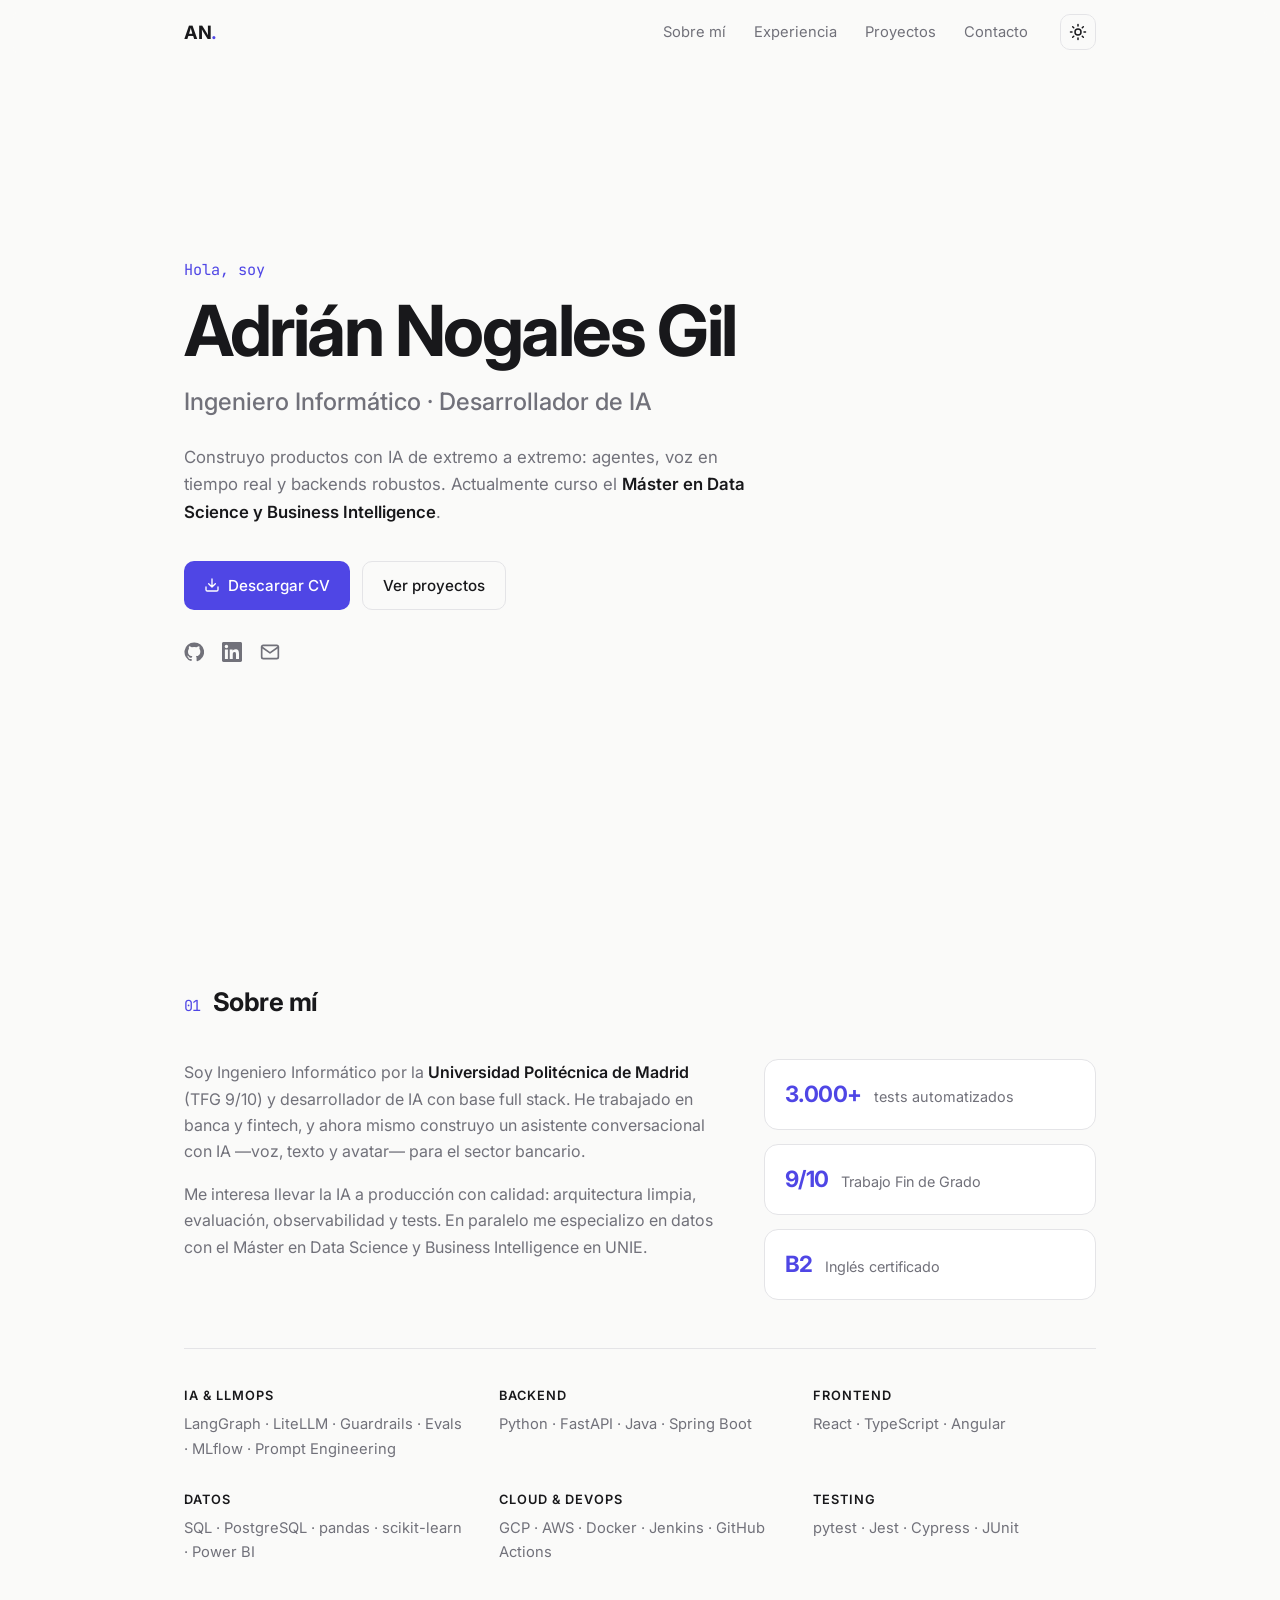
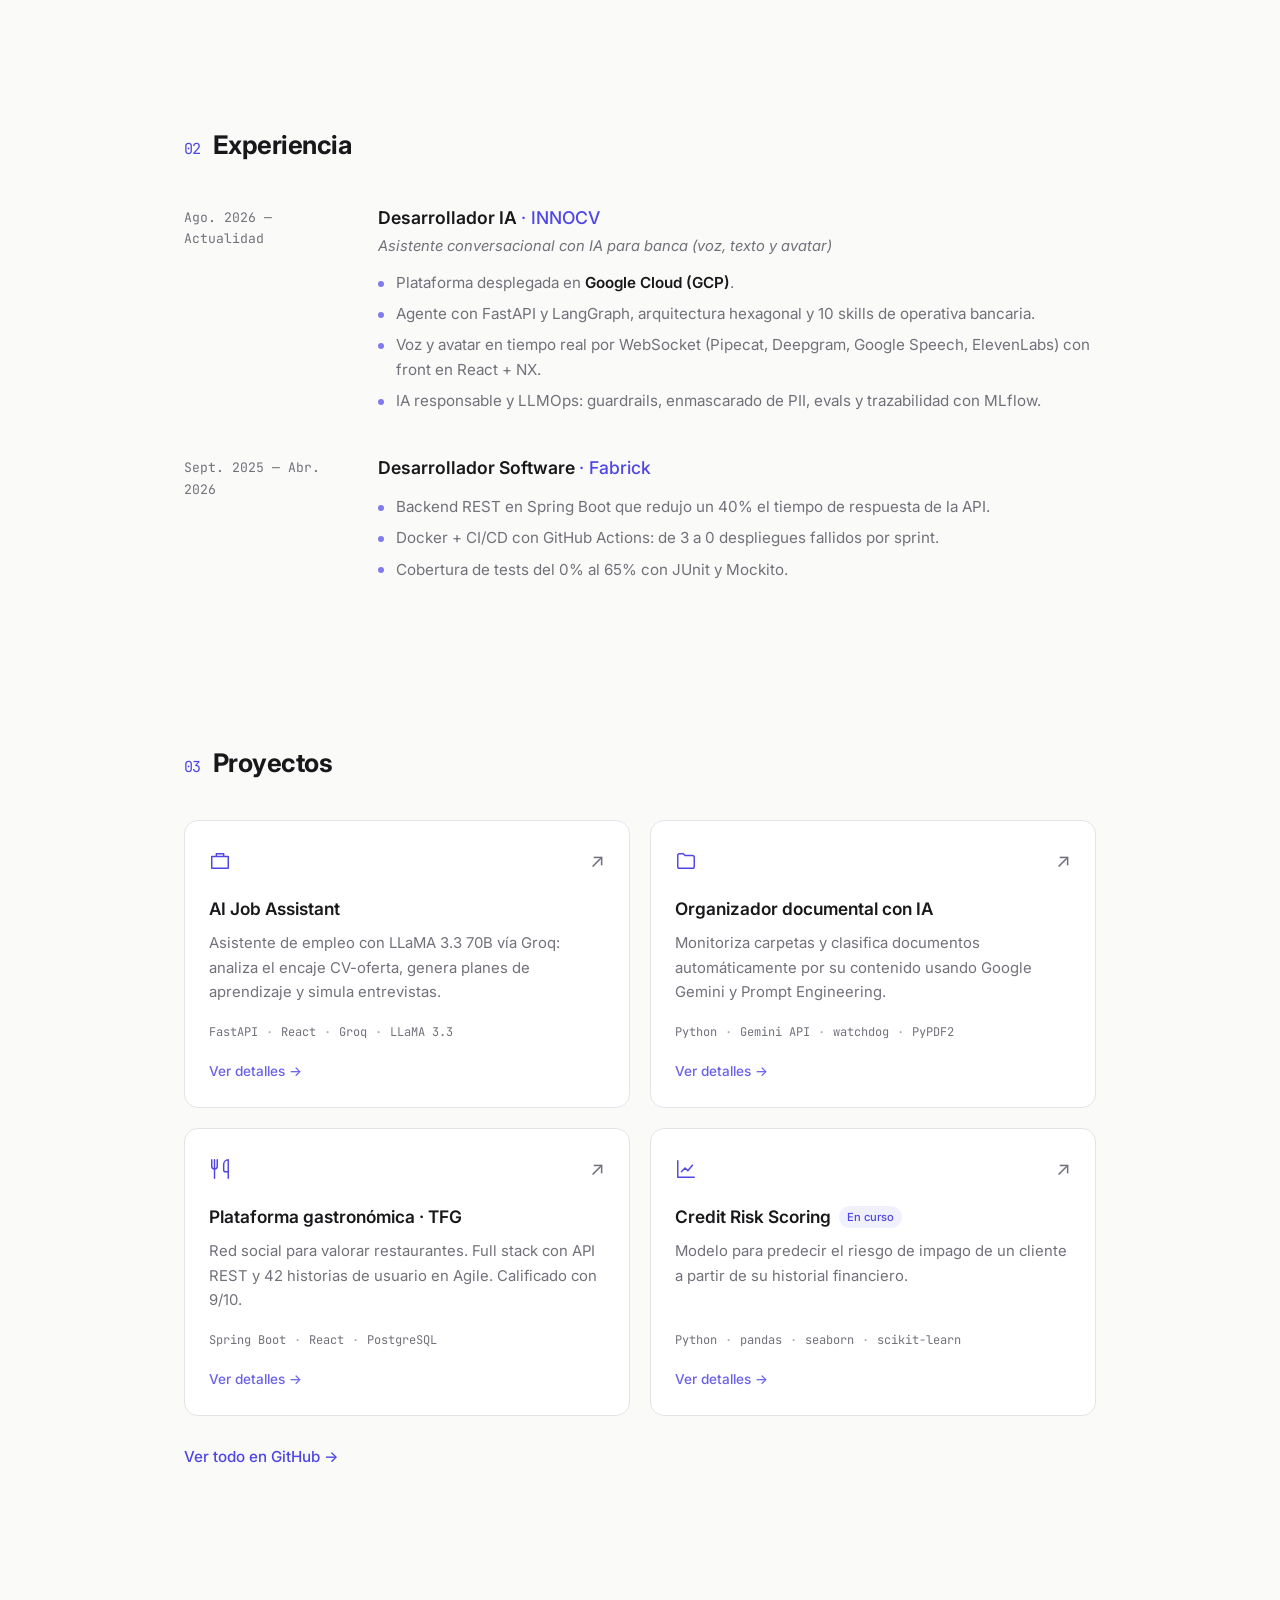
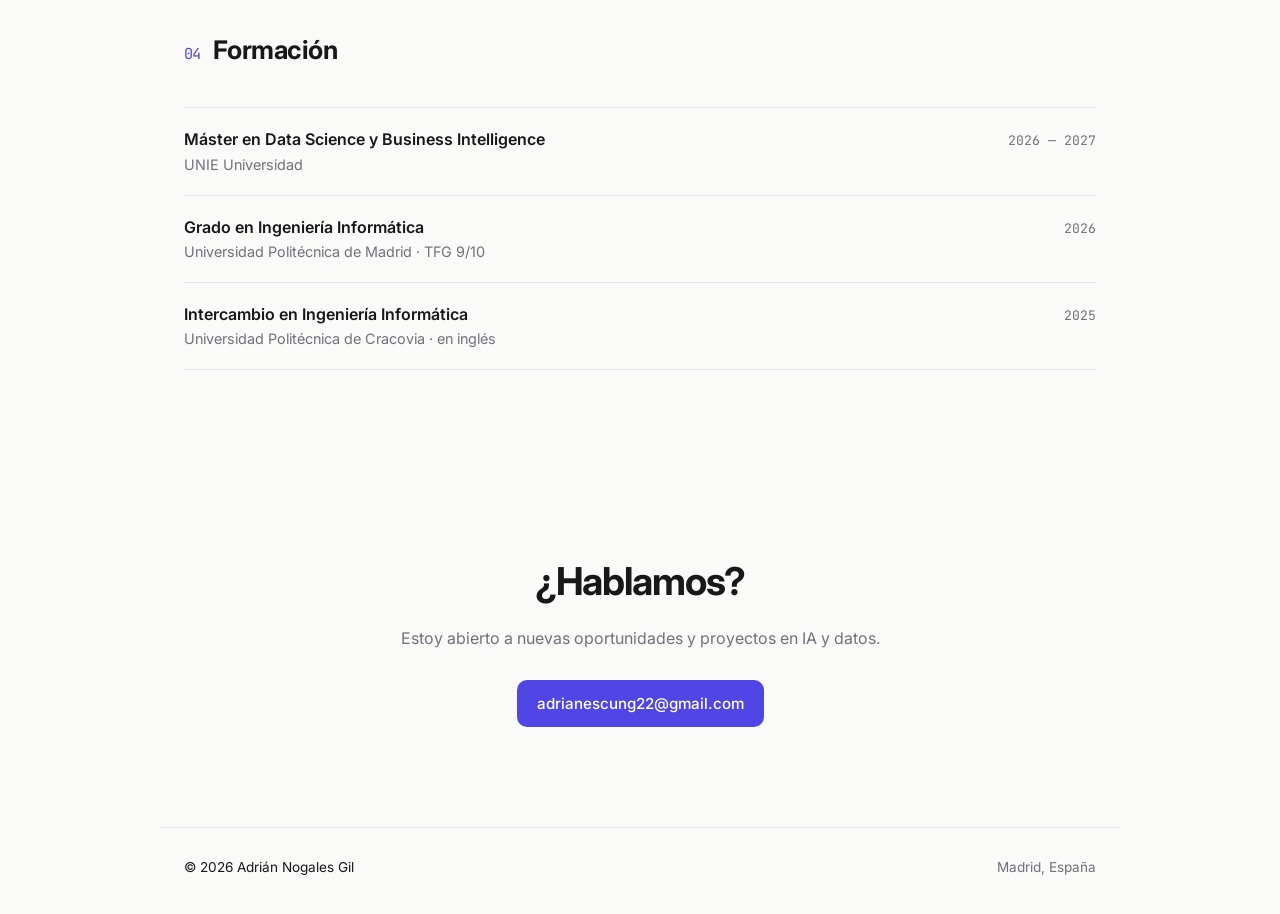
<file: index.html>
<!doctype html>
<html lang="es">
<head>
  <meta charset="utf-8">
  <meta name="viewport" content="width=device-width, initial-scale=1">
  <title>Adrián Nogales Gil · Portfolio</title>
  <meta name="description" content="Adrián Nogales Gil — Desarrollador de IA e Ingeniero Informático. Máster en Data Science y Business Intelligence.">
  <link rel="preconnect" href="https://fonts.googleapis.com">
  <link rel="preconnect" href="https://fonts.gstatic.com" crossorigin>
  <link href="https://fonts.googleapis.com/css2?family=Inter:wght@400;500;600;700&family=JetBrains+Mono:wght@400;500&display=swap" rel="stylesheet">
  <link rel="stylesheet" href="styles.css">
  <script>
    try { const t = localStorage.getItem('theme'); if (t) document.documentElement.dataset.theme = t; } catch (e) {}
  </script>
</head>
<body>

  <header class="nav">
    <div class="container nav-inner">
      <a href="#inicio" class="logo">AN<span>.</span></a>
      <nav class="nav-links">
        <a href="#sobre-mi">Sobre mí</a>
        <a href="#experiencia">Experiencia</a>
        <a href="#proyectos">Proyectos</a>
        <a href="#contacto">Contacto</a>
      </nav>
      <button class="theme-toggle" id="themeToggle" aria-label="Cambiar tema">
        <svg class="icon-sun" viewBox="0 0 24 24" width="18" height="18" fill="none" stroke="currentColor" stroke-width="2" stroke-linecap="round"><circle cx="12" cy="12" r="4"/><path d="M12 2v2M12 20v2M4.9 4.9l1.4 1.4M17.7 17.7l1.4 1.4M2 12h2M20 12h2M4.9 19.1l1.4-1.4M17.7 6.3l1.4-1.4"/></svg>
        <svg class="icon-moon" viewBox="0 0 24 24" width="18" height="18" fill="none" stroke="currentColor" stroke-width="2" stroke-linecap="round" stroke-linejoin="round"><path d="M21 12.8A9 9 0 1 1 11.2 3a7 7 0 0 0 9.8 9.8z"/></svg>
      </button>
    </div>
  </header>

  <main>
    <!-- HERO -->
    <section id="inicio" class="hero container">
      <p class="eyebrow">Hola, soy</p>
      <h1>Adrián Nogales Gil</h1>
      <p class="role">Ingeniero Informático · Desarrollador de IA</p>
      <p class="lead">
        Construyo productos con IA de extremo a extremo: agentes, voz en tiempo real y backends robustos.
        Actualmente curso el <strong>Máster en Data Science y Business Intelligence</strong>.
      </p>
      <div class="hero-actions">
        <a class="btn btn-primary" href="assets/CV_AdrianNogales.pdf" target="_blank" rel="noopener">
          <svg viewBox="0 0 24 24" width="16" height="16" fill="none" stroke="currentColor" stroke-width="2" stroke-linecap="round" stroke-linejoin="round"><path d="M21 15v4a2 2 0 0 1-2 2H5a2 2 0 0 1-2-2v-4M7 10l5 5 5-5M12 15V3"/></svg>
          Descargar CV
        </a>
        <a class="btn btn-ghost" href="#proyectos">Ver proyectos</a>
      </div>
      <div class="socials">
        <a href="https://github.com/adriannogy" target="_blank" rel="noopener" aria-label="GitHub">
          <svg viewBox="0 0 24 24" width="20" height="20" fill="currentColor"><path d="M12 .5a11.5 11.5 0 0 0-3.6 22.4c.6.1.8-.3.8-.6v-2c-3.2.7-3.9-1.5-3.9-1.5-.5-1.3-1.3-1.7-1.3-1.7-1-.7.1-.7.1-.7 1.2.1 1.8 1.2 1.8 1.2 1 1.8 2.8 1.3 3.5 1 .1-.8.4-1.3.7-1.6-2.6-.3-5.3-1.3-5.3-5.7 0-1.3.5-2.3 1.2-3.1-.1-.3-.5-1.5.1-3.1 0 0 1-.3 3.2 1.2a11 11 0 0 1 5.8 0c2.2-1.5 3.2-1.2 3.2-1.2.6 1.6.2 2.8.1 3.1.8.8 1.2 1.9 1.2 3.1 0 4.4-2.7 5.4-5.3 5.7.4.4.8 1.1.8 2.2v3.2c0 .3.2.7.8.6A11.5 11.5 0 0 0 12 .5z"/></svg>
        </a>
        <a href="https://www.linkedin.com/in/adri%C3%A1n-nogales-gil-546486277" target="_blank" rel="noopener" aria-label="LinkedIn">
          <svg viewBox="0 0 24 24" width="20" height="20" fill="currentColor"><path d="M20.4 20.5h-3.6v-5.6c0-1.3 0-3-1.8-3s-2.1 1.4-2.1 2.9v5.7H9.3V9h3.4v1.6c.5-.9 1.6-1.8 3.4-1.8 3.6 0 4.3 2.4 4.3 5.5v6.2zM5.3 7.4a2.1 2.1 0 1 1 0-4.2 2.1 2.1 0 0 1 0 4.2zM7.1 20.5H3.5V9h3.6v11.5zM22.2 0H1.8C.8 0 0 .8 0 1.7v20.6c0 .9.8 1.7 1.8 1.7h20.4c1 0 1.8-.8 1.8-1.7V1.7C24 .8 23.2 0 22.2 0z"/></svg>
        </a>
        <a href="mailto:adrianescung22@gmail.com" aria-label="Email">
          <svg viewBox="0 0 24 24" width="20" height="20" fill="none" stroke="currentColor" stroke-width="2" stroke-linecap="round" stroke-linejoin="round"><rect x="2" y="4" width="20" height="16" rx="2"/><path d="m22 6-10 7L2 6"/></svg>
        </a>
      </div>
    </section>

    <!-- SOBRE MÍ -->
    <section id="sobre-mi" class="section container reveal">
      <h2 class="section-title"><span>01</span> Sobre mí</h2>
      <div class="about">
        <div class="about-text">
          <p>
            Soy Ingeniero Informático por la <strong>Universidad Politécnica de Madrid</strong> (TFG 9/10) y desarrollador
            de IA con base full stack. He trabajado en banca y fintech, y ahora mismo construyo un asistente
            conversacional con IA —voz, texto y avatar— para el sector bancario.
          </p>
          <p>
            Me interesa llevar la IA a producción con calidad: arquitectura limpia, evaluación, observabilidad
            y tests. En paralelo me especializo en datos con el Máster en Data Science y Business Intelligence en UNIE.
          </p>
        </div>
        <ul class="facts">
          <li><span class="fact-num">3.000+</span><span class="fact-label">tests automatizados</span></li>
          <li><span class="fact-num">9/10</span><span class="fact-label">Trabajo Fin de Grado</span></li>
          <li><span class="fact-num">B2</span><span class="fact-label">Inglés certificado</span></li>
        </ul>
      </div>

      <div class="stack">
        <div class="stack-group"><h3>IA &amp; LLMOps</h3><p>LangGraph · LiteLLM · Guardrails · Evals · MLflow · Prompt Engineering</p></div>
        <div class="stack-group"><h3>Backend</h3><p>Python · FastAPI · Java · Spring Boot</p></div>
        <div class="stack-group"><h3>Frontend</h3><p>React · TypeScript · Angular</p></div>
        <div class="stack-group"><h3>Datos</h3><p>SQL · PostgreSQL · pandas · scikit-learn · Power BI</p></div>
        <div class="stack-group"><h3>Cloud &amp; DevOps</h3><p>GCP · AWS · Docker · Jenkins · GitHub Actions</p></div>
        <div class="stack-group"><h3>Testing</h3><p>pytest · Jest · Cypress · JUnit</p></div>
      </div>
    </section>

    <!-- EXPERIENCIA -->
    <section id="experiencia" class="section container reveal">
      <h2 class="section-title"><span>02</span> Experiencia</h2>
      <ol class="timeline">
        <li>
          <div class="tl-meta">Ago. 2026 — Actualidad</div>
          <div class="tl-body">
            <h3>Desarrollador IA <span class="at">· INNOCV</span></h3>
            <p class="tl-sub">Asistente conversacional con IA para banca (voz, texto y avatar)</p>
            <ul>
              <li>Plataforma desplegada en <strong>Google Cloud (GCP)</strong>.</li>
              <li>Agente con FastAPI y LangGraph, arquitectura hexagonal y 10 skills de operativa bancaria.</li>
              <li>Voz y avatar en tiempo real por WebSocket (Pipecat, Deepgram, Google Speech, ElevenLabs) con front en React + NX.</li>
              <li>IA responsable y LLMOps: guardrails, enmascarado de PII, evals y trazabilidad con MLflow.</li>
            </ul>
          </div>
        </li>
        <li>
          <div class="tl-meta">Sept. 2025 — Abr. 2026</div>
          <div class="tl-body">
            <h3>Desarrollador Software <span class="at">· Fabrick</span></h3>
            <ul>
              <li>Backend REST en Spring Boot que redujo un 40% el tiempo de respuesta de la API.</li>
              <li>Docker + CI/CD con GitHub Actions: de 3 a 0 despliegues fallidos por sprint.</li>
              <li>Cobertura de tests del 0% al 65% con JUnit y Mockito.</li>
            </ul>
          </div>
        </li>
      </ol>
    </section>

    <!-- PROYECTOS -->
    <section id="proyectos" class="section container reveal">
      <h2 class="section-title"><span>03</span> Proyectos</h2>
      <div class="projects">
        <article class="card" tabindex="0" role="button" aria-haspopup="dialog">
          <div class="card-top">
            <svg viewBox="0 0 24 24" width="22" height="22" fill="none" stroke="currentColor" stroke-width="1.6" stroke-linecap="round" stroke-linejoin="round"><path d="M3 7h18v13H3zM8 7V4h8v3"/></svg>
            <a href="https://github.com/adriannogy/ai-job-assistant" target="_blank" rel="noopener" aria-label="Repositorio">↗</a>
          </div>
          <h3>AI Job Assistant</h3>
          <p>Asistente de empleo con LLaMA 3.3 70B vía Groq: analiza el encaje CV-oferta, genera planes de aprendizaje y simula entrevistas.</p>
          <ul class="tags"><li>FastAPI</li><li>React</li><li>Groq</li><li>LLaMA 3.3</li></ul>
          <span class="card-more">Ver detalles →</span>
          <div class="details" hidden>
            <h4>Qué es</h4>
            <p>Una aplicación web que compara tu CV con una oferta de trabajo concreta. Te dice cuánto encajas, qué te falta para el puesto y te ayuda a preparar la entrevista con un chat que conoce tu perfil y la oferta.</p>
            <h4>Cómo funciona</h4>
            <ol class="steps">
              <li><strong>Entrada.</strong> El usuario sube su CV en PDF (o pega el texto) y la oferta. El backend en FastAPI extrae el texto del PDF con pdfplumber.</li>
              <li><strong>Análisis.</strong> Un prompt de sistema convierte al modelo LLaMA 3.3 70B (vía Groq) en un reclutador técnico que devuelve un JSON estructurado: puntuación de compatibilidad 0-100, skills que coinciden, skills que faltan, puntos fuertes y débiles.</li>
              <li><strong>Plan de aprendizaje.</strong> Con las skills que faltan, una segunda llamada genera un plan por skill con prioridad, semanas estimadas y recursos (cursos, libros y un proyecto práctico).</li>
              <li><strong>Dashboard.</strong> El frontend en React + Vite muestra la puntuación, las skills y el plan.</li>
              <li><strong>Chat de entrevista.</strong> Un chat con el CV y la oferta como contexto que mantiene el historial y permite pedir preguntas probables o una simulación de entrevista.</li>
            </ol>
          </div>
        </article>

        <article class="card" tabindex="0" role="button" aria-haspopup="dialog">
          <div class="card-top">
            <svg viewBox="0 0 24 24" width="22" height="22" fill="none" stroke="currentColor" stroke-width="1.6" stroke-linecap="round" stroke-linejoin="round"><path d="M3 6a2 2 0 0 1 2-2h4l2 2h8a2 2 0 0 1 2 2v10a2 2 0 0 1-2 2H5a2 2 0 0 1-2-2z"/></svg>
            <a href="https://github.com/adriannogy/Proyecto_Organizador" target="_blank" rel="noopener" aria-label="Repositorio">↗</a>
          </div>
          <h3>Organizador documental con IA</h3>
          <p>Monitoriza carpetas y clasifica documentos automáticamente por su contenido usando Google Gemini y Prompt Engineering.</p>
          <ul class="tags"><li>Python</li><li>Gemini API</li><li>watchdog</li><li>PyPDF2</li></ul>
          <span class="card-more">Ver detalles →</span>
          <div class="details" hidden>
            <h4>Qué es</h4>
            <p>Un script que vigila una carpeta "bandeja de entrada" y, cada vez que entra un documento, lo lee, decide de qué trata con IA y lo mueve a su carpeta. Sustituye por completo la clasificación manual de archivos.</p>
            <h4>Cómo funciona</h4>
            <ol class="steps">
              <li><strong>Vigilancia.</strong> Con <code>watchdog</code>, un observador escucha los eventos del sistema de archivos y reacciona cuando se crea un <code>.txt</code> o un <code>.pdf</code> en la bandeja.</li>
              <li><strong>Lectura.</strong> Espera a que el archivo termine de copiarse y extrae su texto. En los PDF lee solo las dos primeras páginas con PyPDF2 para ir rápido.</li>
              <li><strong>Clasificación.</strong> Envía el texto a Google Gemini con un prompt que obliga a responder con una sola categoría: Facturas, Apuntes o Personal.</li>
              <li><strong>Organización.</strong> Mueve el archivo a la carpeta de esa categoría, que se crea automáticamente si no existe.</li>
            </ol>
          </div>
        </article>

        <article class="card" tabindex="0" role="button" aria-haspopup="dialog">
          <div class="card-top">
            <svg viewBox="0 0 24 24" width="22" height="22" fill="none" stroke="currentColor" stroke-width="1.6" stroke-linecap="round" stroke-linejoin="round"><path d="M3 2v7a3 3 0 0 0 6 0V2M6 2v20M21 15V2a5 5 0 0 0-5 5v6a2 2 0 0 0 2 2h3zm0 0v7"/></svg>
            <a href="https://github.com/adriannogy/TFG" target="_blank" rel="noopener" aria-label="Repositorio">↗</a>
          </div>
          <h3>Plataforma gastronómica · TFG</h3>
          <p>Red social para valorar restaurantes. Full stack con API REST y 42 historias de usuario en Agile. Calificado con 9/10.</p>
          <ul class="tags"><li>Spring Boot</li><li>React</li><li>PostgreSQL</li></ul>
          <span class="card-more">Ver detalles →</span>
          <div class="details" hidden>
            <h4>Qué es</h4>
            <p>Mi Trabajo Fin de Grado (9/10): una red social para descubrir y valorar restaurantes. Los usuarios puntúan, suben fotos, guardan favoritos y siguen a otros usuarios para ver sus recomendaciones. Se desarrolló en Agile con un backlog de 42 historias de usuario.</p>
            <h4>Cómo funciona</h4>
            <ol class="steps">
              <li><strong>API REST en capas.</strong> Spring Boot con controladores, servicios y repositorios para usuarios, restaurantes, valoraciones, favoritos y relaciones entre usuarios, persistida en PostgreSQL con Spring Data JPA.</li>
              <li><strong>Seguridad.</strong> Spring Security con autenticación por JWT. Todos los endpoints requieren un token, y hay registro, cambio y recuperación de contraseña por email.</li>
              <li><strong>Datos reales de restaurantes.</strong> Con clientes Feign se consulta OpenStreetMap (Nominatim para geocodificar y Overpass para buscar locales) y se importan restaurantes reales de una zona.</li>
              <li><strong>Robustez.</strong> Caché, circuit breaker con Resilience4j, validaciones, gestión centralizada de errores, paginación y logs.</li>
              <li><strong>Calidad.</strong> Documentación con Swagger/OpenAPI, tests de controladores y servicios, fotos almacenadas en Cloudinary y frontend en React.</li>
            </ol>
          </div>
        </article>

        <article class="card" tabindex="0" role="button" aria-haspopup="dialog">
          <div class="card-top">
            <svg viewBox="0 0 24 24" width="22" height="22" fill="none" stroke="currentColor" stroke-width="1.6" stroke-linecap="round" stroke-linejoin="round"><path d="M3 3v18h18M7 15l4-4 3 3 5-6"/></svg>
            <a href="https://github.com/adriannogy/credit-risk-scoring" target="_blank" rel="noopener" aria-label="Repositorio">↗</a>
          </div>
          <h3>Credit Risk Scoring <span class="badge">En curso</span></h3>
          <p>Modelo para predecir el riesgo de impago de un cliente a partir de su historial financiero.</p>
          <ul class="tags"><li>Python</li><li>pandas</li><li>seaborn</li><li>scikit-learn</li></ul>
          <span class="card-more">Ver detalles →</span>
          <div class="details" hidden>
            <h4>Qué es</h4>
            <p>Un proyecto de scoring crediticio sobre el dataset <em>Give Me Some Credit</em>. El objetivo es estimar la probabilidad de que un cliente tenga un impago grave (más de 90 días de retraso) en los próximos dos años, como hacen los bancos al conceder un crédito.</p>
            <h4>Cómo funciona</h4>
            <ol class="steps">
              <li><strong>Análisis exploratorio (hecho).</strong> Distribución del objetivo (alrededor de un 6-7% de impagos, un desbalanceo moderado), valores ausentes en ingresos y número de dependientes, y detección de outliers y valores imposibles.</li>
              <li><strong>Análisis bivariante y correlaciones.</strong> Compara cada variable entre clientes que impagan y los que no, y revisa la multicolinealidad.</li>
              <li><strong>Control de target leakage.</strong> Busca variables sospechosas antes de modelar y deja la imputación dentro del pipeline para no mezclar los datos de entrenamiento con los de test.</li>
              <li><strong>Próximos pasos.</strong> Feature engineering, modelos de clasificación con pesos por clase y evaluación del scoring.</li>
            </ol>
          </div>
        </article>
      </div>
      <a class="more" href="https://github.com/adriannogy?tab=repositories" target="_blank" rel="noopener">Ver todo en GitHub →</a>
    </section>

    <!-- FORMACIÓN -->
    <section id="formacion" class="section container reveal">
      <h2 class="section-title"><span>04</span> Formación</h2>
      <ul class="edu">
        <li><div><h3>Máster en Data Science y Business Intelligence</h3><p>UNIE Universidad</p></div><span>2026 — 2027</span></li>
        <li><div><h3>Grado en Ingeniería Informática</h3><p>Universidad Politécnica de Madrid · TFG 9/10</p></div><span>2026</span></li>
        <li><div><h3>Intercambio en Ingeniería Informática</h3><p>Universidad Politécnica de Cracovia · en inglés</p></div><span>2025</span></li>
      </ul>
    </section>

    <!-- CONTACTO -->
    <section id="contacto" class="section container contact reveal">
      <h2>¿Hablamos?</h2>
      <p>Estoy abierto a nuevas oportunidades y proyectos en IA y datos.</p>
      <a class="btn btn-primary" href="mailto:adrianescung22@gmail.com">adrianescung22@gmail.com</a>
    </section>
  </main>

  <footer class="footer container">
    <p>© <span id="year"></span> Adrián Nogales Gil</p>
    <p class="muted">Madrid, España</p>
  </footer>

  <dialog class="modal" id="projectModal" aria-labelledby="modalTitle">
    <div class="modal-inner">
      <button class="modal-close" id="modalClose" aria-label="Cerrar">&times;</button>
      <h3 id="modalTitle"></h3>
      <ul class="tags" id="modalTags"></ul>
      <div class="modal-body" id="modalBody"></div>
      <a class="btn btn-primary" id="modalRepo" target="_blank" rel="noopener">Ver código en GitHub ↗</a>
    </div>
  </dialog>

  <script src="script.js"></script>
</body>
</html>
</file>
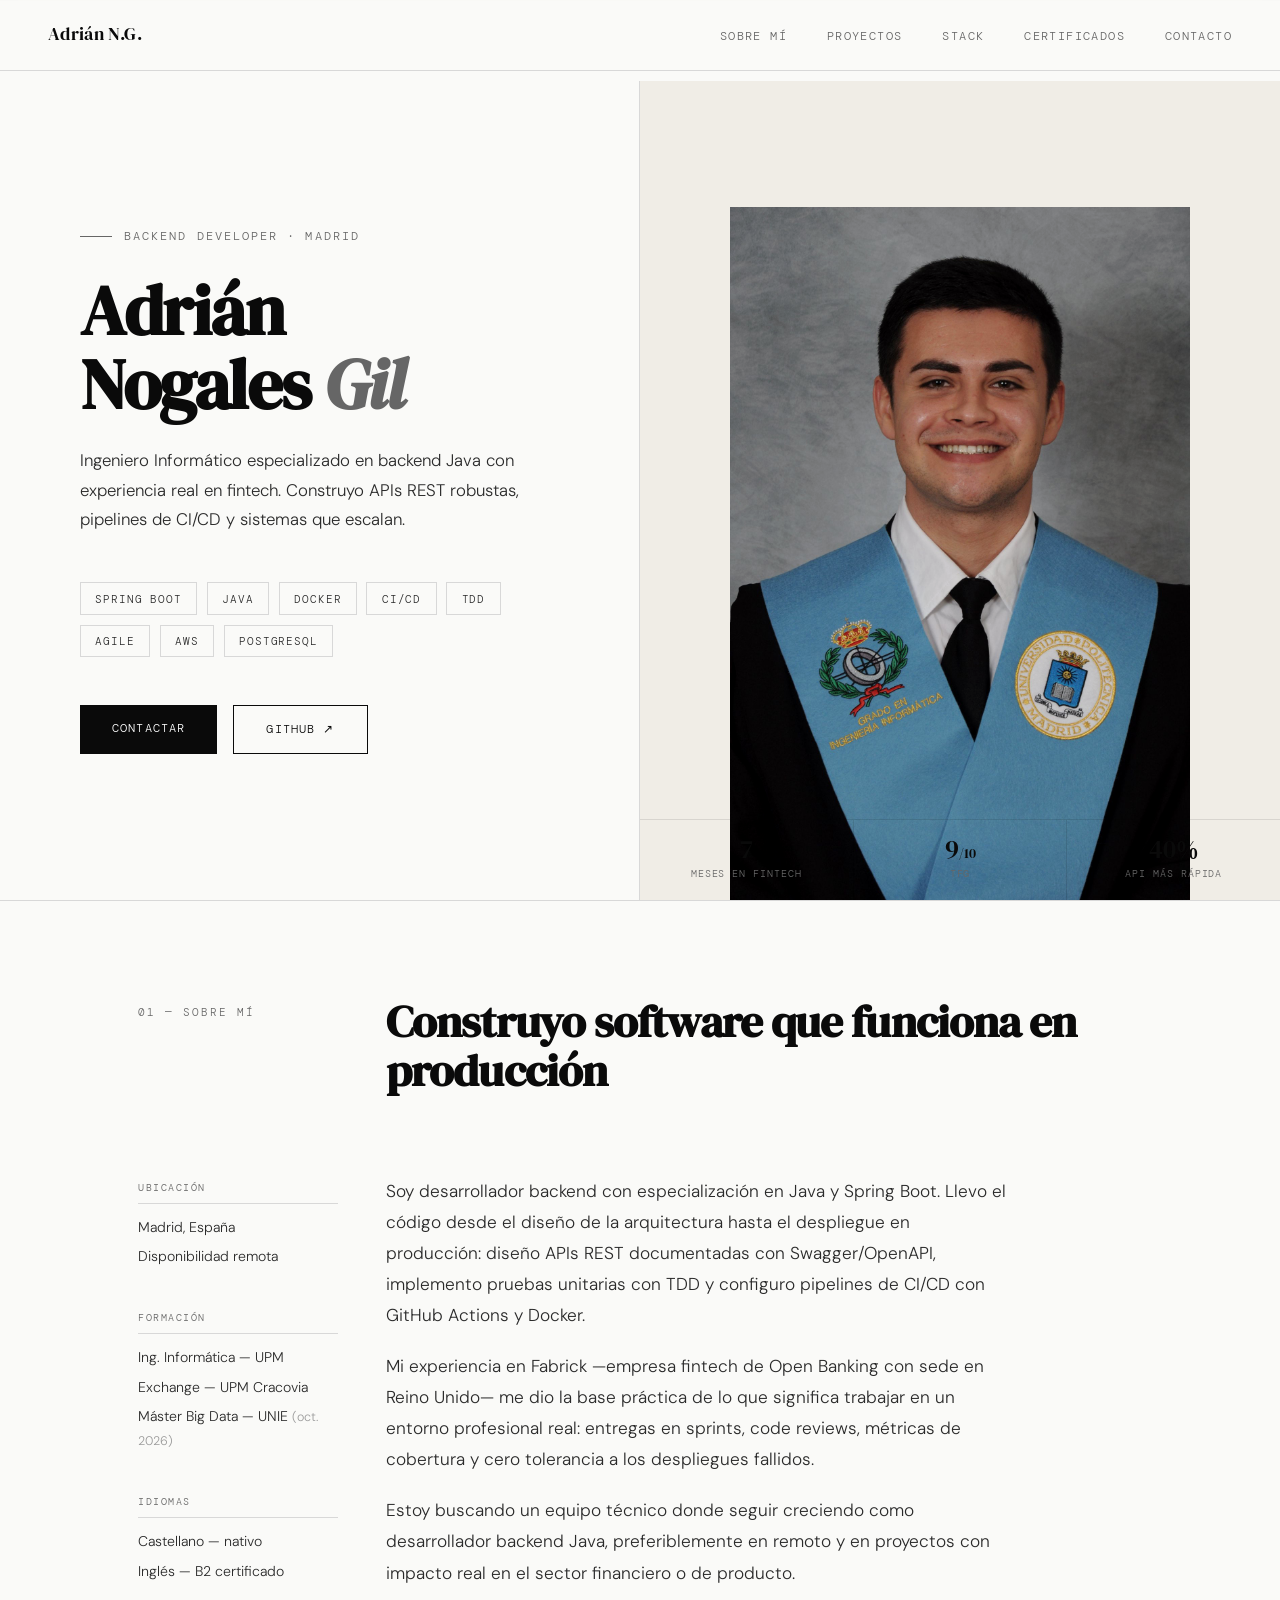
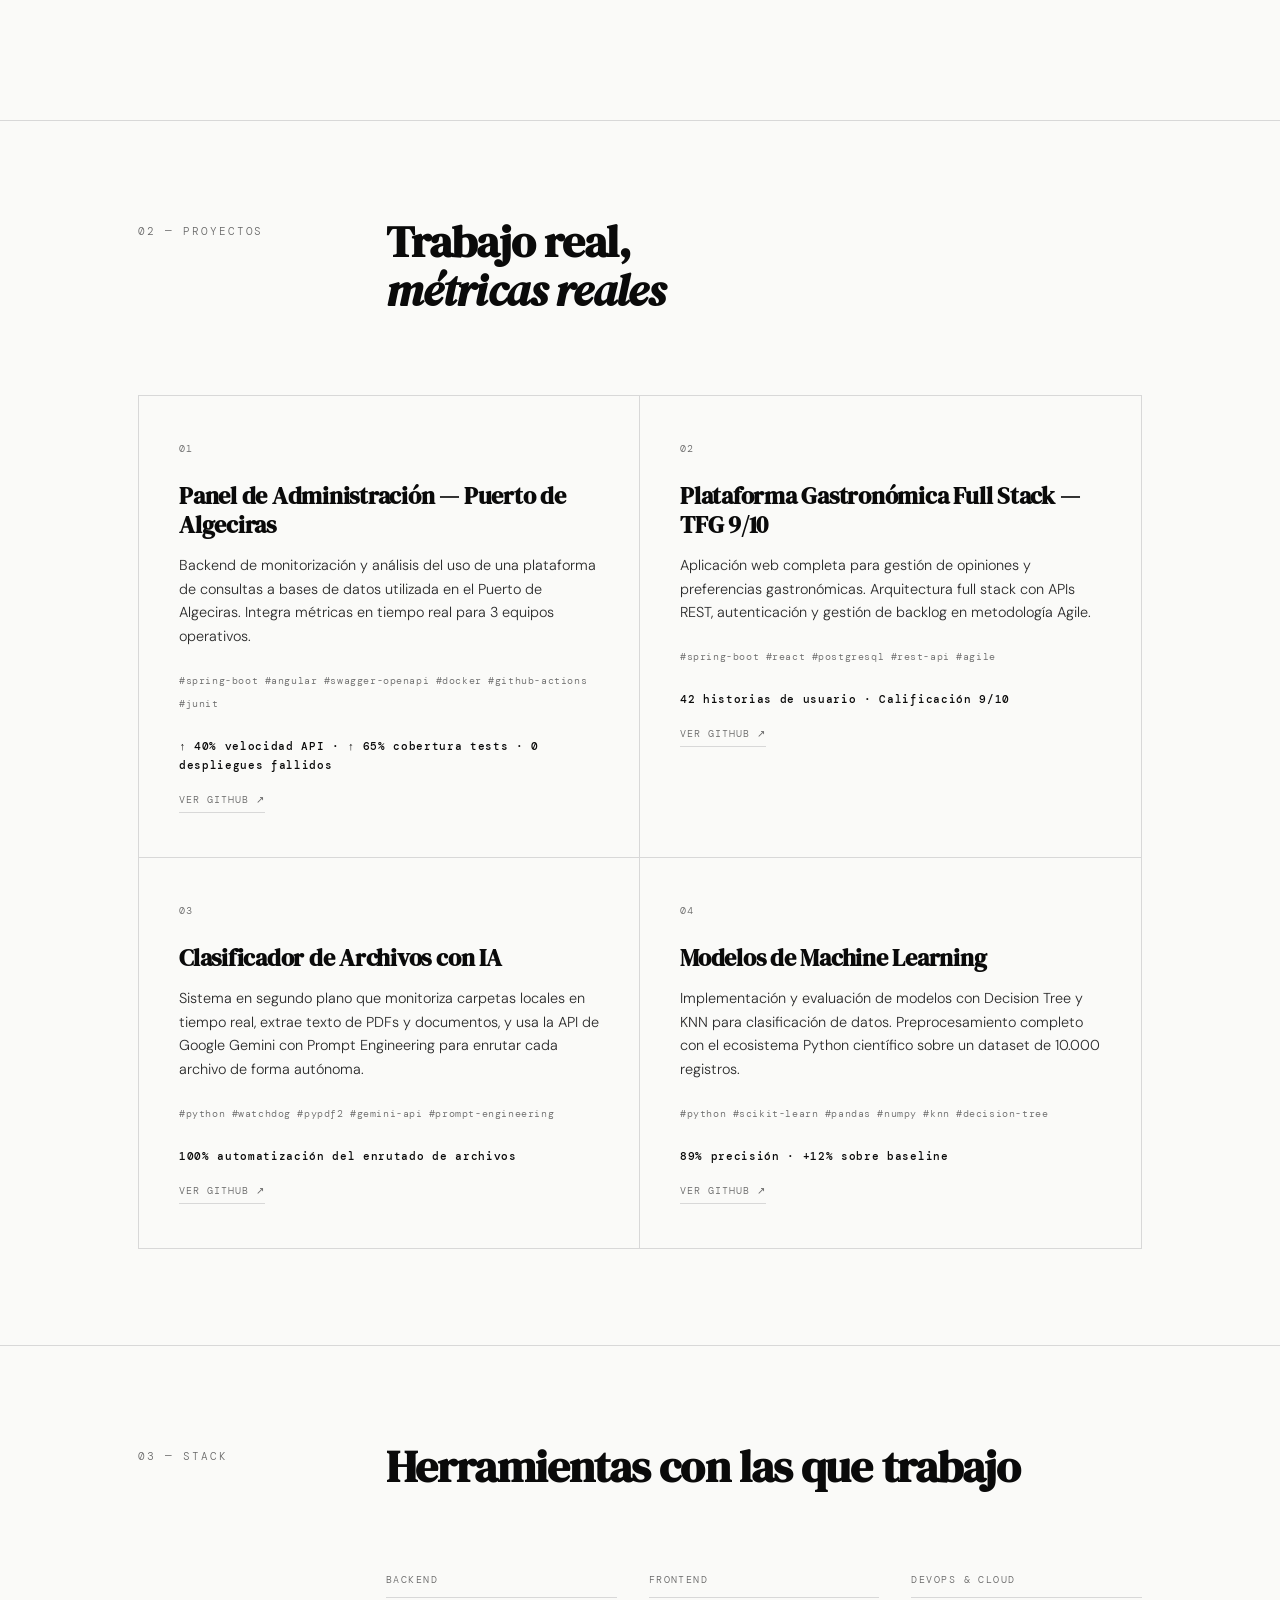
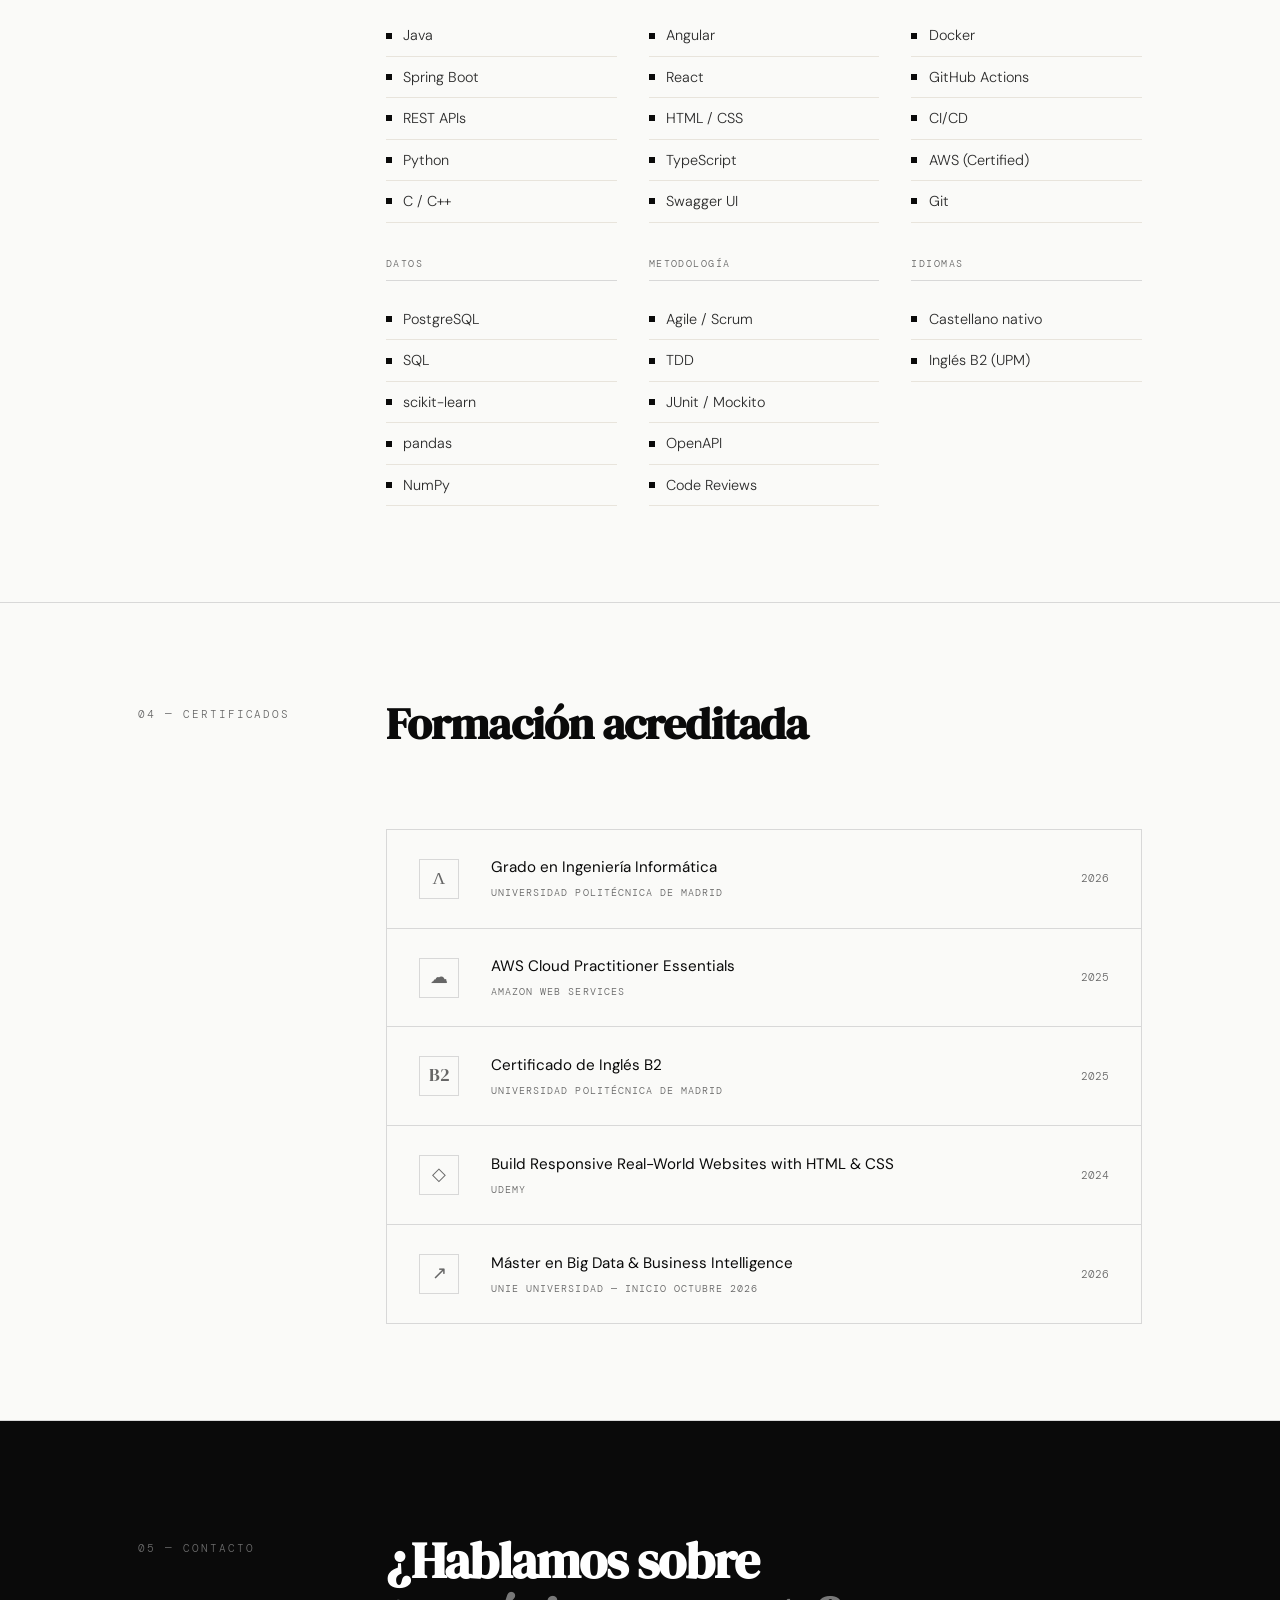
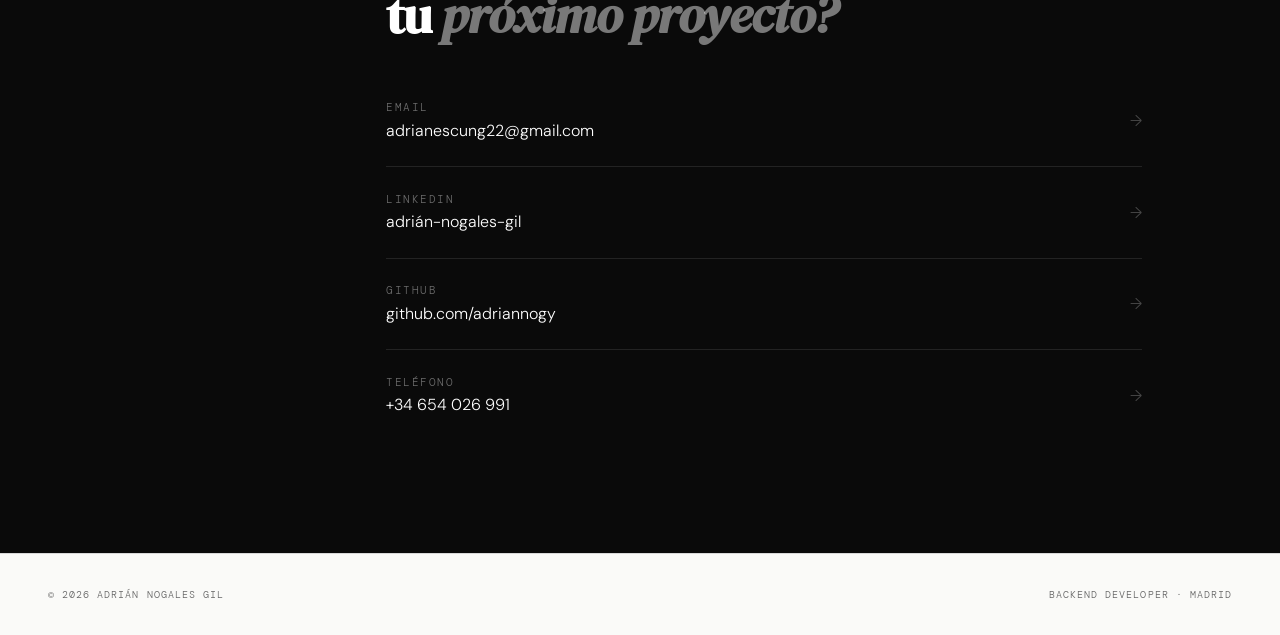
<file: portfolio_adrian_nogales.html>
<!DOCTYPE html>
<html lang="es">
<head>
<meta charset="UTF-8">
<meta name="viewport" content="width=device-width, initial-scale=1.0">
<title>Adrián Nogales Gil — Backend Developer</title>
<link rel="preconnect" href="https://fonts.googleapis.com">
<link rel="preconnect" href="https://fonts.gstatic.com" crossorigin>
<link href="https://fonts.googleapis.com/css2?family=DM+Serif+Display:ital@0;1&family=DM+Mono:wght@300;400;500&family=DM+Sans:ital,opsz,wght@0,9..40,300;0,9..40,400;0,9..40,500;1,9..40,300&display=swap" rel="stylesheet">
<style>
*,*::before,*::after{box-sizing:border-box;margin:0;padding:0}
:root{
  --ink:#0a0a0a;
  --ink2:#2a2a2a;
  --ink3:#666;
  --rule:#d8d8d8;
  --bg:#fafaf8;
  --white:#ffffff;
  --accent:#0a0a0a;
  --accent2:#e8e4dc;
}
html{scroll-behavior:smooth;font-size:16px}
body{
  background:var(--bg);
  color:var(--ink);
  font-family:'DM Sans',sans-serif;
  font-weight:300;
  line-height:1.7;
  overflow-x:hidden;
}

/* ── NAV ── */
nav{
  position:fixed;top:0;left:0;right:0;z-index:100;
  display:flex;justify-content:space-between;align-items:center;
  padding:1.25rem 3rem;
  background:rgba(250,250,248,.92);
  backdrop-filter:blur(12px);
  border-bottom:1px solid var(--rule);
}
.nav-logo{
  font-family:'DM Serif Display',serif;
  font-size:1.1rem;letter-spacing:.02em;color:var(--ink);text-decoration:none;
}
.nav-links{display:flex;gap:2.5rem;list-style:none}
.nav-links a{
  font-family:'DM Mono',monospace;font-size:.72rem;letter-spacing:.12em;
  text-transform:uppercase;color:var(--ink3);text-decoration:none;
  transition:color .2s;
}
.nav-links a:hover{color:var(--ink)}

/* ── HERO ── */
.hero{
  min-height:100vh;
  display:grid;
  grid-template-columns:1fr 1fr;
  padding-top:80px;
}
.hero-left{
  display:flex;flex-direction:column;justify-content:center;
  padding:5rem 4rem 5rem 5rem;
  border-right:1px solid var(--rule);
}
.hero-eyebrow{
  font-family:'DM Mono',monospace;font-size:.72rem;letter-spacing:.18em;
  text-transform:uppercase;color:var(--ink3);margin-bottom:1.75rem;
  display:flex;align-items:center;gap:.75rem;
}
.hero-eyebrow::before{content:'';display:block;width:32px;height:1px;background:var(--ink3)}
.hero-name{
  font-family:'DM Serif Display',serif;
  font-size:clamp(3rem,5.5vw,5.5rem);
  line-height:1.05;
  letter-spacing:-.02em;
  margin-bottom:1.5rem;
}
.hero-name em{font-style:italic;color:var(--ink3)}
.hero-desc{
  font-size:1.05rem;color:var(--ink2);max-width:440px;
  line-height:1.75;margin-bottom:3rem;
}
.hero-badges{display:flex;flex-wrap:wrap;gap:.6rem;margin-bottom:3rem}
.badge{
  font-family:'DM Mono',monospace;font-size:.68rem;letter-spacing:.08em;
  text-transform:uppercase;padding:.38rem .9rem;
  border:1px solid var(--rule);color:var(--ink2);
  transition:all .2s;cursor:default;
}
.badge:hover{background:var(--ink);color:var(--white);border-color:var(--ink)}
.hero-cta{display:flex;gap:1rem;flex-wrap:wrap}
.btn{
  font-family:'DM Mono',monospace;font-size:.72rem;letter-spacing:.1em;
  text-transform:uppercase;padding:.85rem 2rem;text-decoration:none;
  transition:all .2s;display:inline-block;
}
.btn-primary{background:var(--ink);color:var(--white)}
.btn-primary:hover{background:var(--ink2)}
.btn-ghost{border:1px solid var(--ink);color:var(--ink)}
.btn-ghost:hover{background:var(--ink);color:var(--white)}

.hero-right{
  position:relative;overflow:hidden;
  display:flex;align-items:flex-end;justify-content:center;
  background:#f0ede6;
}
.hero-photo-wrap{
  width:100%;height:100%;
  display:flex;align-items:flex-end;justify-content:center;
}
.hero-photo{
  width:82%;max-width:460px;
  object-fit:cover;object-position:top center;
  display:block;
  filter:grayscale(15%) contrast(1.04);
  animation:fadeUp .9s cubic-bezier(.22,1,.36,1) both;
}
.hero-stat-strip{
  position:absolute;bottom:0;left:0;right:0;
  display:flex;
  border-top:1px solid rgba(0,0,0,.1);
}
.hero-stat{
  flex:1;padding:1.1rem 1.25rem;text-align:center;
  border-right:1px solid rgba(0,0,0,.1);
}
.hero-stat:last-child{border-right:none}
.stat-num{
  font-family:'DM Serif Display',serif;font-size:1.6rem;
  line-height:1;margin-bottom:.2rem;
}
.stat-label{
  font-family:'DM Mono',monospace;font-size:.6rem;
  letter-spacing:.1em;text-transform:uppercase;color:var(--ink3);
}

/* ── SECTIONS shared ── */
section{border-top:1px solid var(--rule)}
.section-inner{
  max-width:1100px;margin:0 auto;
  padding:6rem 3rem;
}
.section-header{
  display:grid;grid-template-columns:200px 1fr;gap:3rem;
  align-items:start;margin-bottom:5rem;
}
.section-label{
  font-family:'DM Mono',monospace;font-size:.68rem;
  letter-spacing:.18em;text-transform:uppercase;color:var(--ink3);
  padding-top:.35rem;
}
.section-title{
  font-family:'DM Serif Display',serif;
  font-size:clamp(2rem,3.5vw,3rem);line-height:1.1;letter-spacing:-.02em;
}

/* ── SOBRE MÍ ── */
.about-grid{
  display:grid;grid-template-columns:200px 1fr;gap:3rem;
}
.about-body{font-size:1.08rem;line-height:1.8;color:var(--ink2);max-width:620px}
.about-body p+p{margin-top:1.25rem}
.about-aside{padding-top:.2rem}
.aside-block{margin-bottom:2.5rem}
.aside-label{
  font-family:'DM Mono',monospace;font-size:.65rem;
  letter-spacing:.15em;text-transform:uppercase;color:var(--ink3);
  margin-bottom:.75rem;border-bottom:1px solid var(--rule);padding-bottom:.4rem;
}
.aside-item{font-size:.88rem;color:var(--ink2);margin-bottom:.35rem}

/* ── PROYECTOS ── */
.projects-grid{
  display:grid;grid-template-columns:1fr 1fr;
  gap:0;
  border:1px solid var(--rule);
}
.project-card{
  padding:2.75rem 2.5rem;border-right:1px solid var(--rule);border-bottom:1px solid var(--rule);
  transition:background .2s;position:relative;overflow:hidden;
}
.project-card:nth-child(2n){border-right:none}
.project-card:nth-last-child(-n+2){border-bottom:none}
.project-card:hover{background:var(--ink);color:var(--white)}
.project-card:hover .project-tech span,
.project-card:hover .project-desc,
.project-card:hover .project-num{color:rgba(255,255,255,.6)}
.project-card:hover .project-title{color:var(--white)}
.project-card:hover .project-link{border-color:rgba(255,255,255,.3);color:rgba(255,255,255,.7)}
.project-num{
  font-family:'DM Mono',monospace;font-size:.65rem;letter-spacing:.12em;
  color:var(--ink3);margin-bottom:1.5rem;transition:color .2s;
}
.project-title{
  font-family:'DM Serif Display',serif;font-size:1.5rem;
  line-height:1.2;margin-bottom:.9rem;letter-spacing:-.01em;transition:color .2s;
}
.project-desc{font-size:.9rem;color:var(--ink2);line-height:1.65;margin-bottom:1.5rem;transition:color .2s}
.project-tech{display:flex;flex-wrap:wrap;gap:.4rem;margin-bottom:1.5rem}
.project-tech span{
  font-family:'DM Mono',monospace;font-size:.62rem;letter-spacing:.06em;
  color:var(--ink3);transition:color .2s;
}
.project-tech span::before{content:'#'}
.project-result{
  font-family:'DM Mono',monospace;font-size:.7rem;letter-spacing:.06em;
  color:var(--ink);font-weight:500;
}
.project-card:hover .project-result{color:var(--white)}
.project-link{
  display:inline-block;margin-top:1rem;
  font-family:'DM Mono',monospace;font-size:.65rem;letter-spacing:.1em;
  text-transform:uppercase;color:var(--ink3);text-decoration:none;
  border-bottom:1px solid var(--rule);padding-bottom:.2rem;
  transition:all .2s;
}

/* ── HABILIDADES ── */
.skills-layout{display:grid;grid-template-columns:200px 1fr;gap:3rem}
.skills-grid{display:grid;grid-template-columns:repeat(3,1fr);gap:2rem}
.skill-group{}
.skill-group-name{
  font-family:'DM Mono',monospace;font-size:.65rem;letter-spacing:.14em;
  text-transform:uppercase;color:var(--ink3);margin-bottom:1.1rem;
  padding-bottom:.5rem;border-bottom:1px solid var(--rule);
}
.skill-item{
  display:flex;align-items:center;gap:.7rem;
  padding:.5rem 0;border-bottom:1px solid var(--accent2);
  font-size:.9rem;color:var(--ink2);
}
.skill-dot{width:6px;height:6px;background:var(--ink);flex-shrink:0}

/* ── CERTIFICADOS ── */
.certs-layout{display:grid;grid-template-columns:200px 1fr;gap:3rem}
.certs-list{display:flex;flex-direction:column;gap:0;border:1px solid var(--rule)}
.cert-row{
  display:flex;align-items:center;gap:2rem;
  padding:1.6rem 2rem;border-bottom:1px solid var(--rule);
  transition:background .15s;
}
.cert-row:last-child{border-bottom:none}
.cert-row:hover{background:var(--accent2)}
.cert-icon{
  width:40px;height:40px;flex-shrink:0;
  display:flex;align-items:center;justify-content:center;
  border:1px solid var(--rule);
  font-family:'DM Serif Display',serif;font-size:1.1rem;color:var(--ink3);
}
.cert-info{flex:1}
.cert-name{font-size:.95rem;font-weight:400;color:var(--ink);margin-bottom:.2rem}
.cert-issuer{font-family:'DM Mono',monospace;font-size:.65rem;letter-spacing:.1em;text-transform:uppercase;color:var(--ink3)}
.cert-year{font-family:'DM Mono',monospace;font-size:.7rem;color:var(--ink3)}

/* ── CONTACTO ── */
.contact-section{background:var(--ink);color:var(--white)}
.contact-section .section-label{color:rgba(255,255,255,.4)}
.contact-inner{
  max-width:1100px;margin:0 auto;
  padding:7rem 3rem;
  display:grid;grid-template-columns:200px 1fr;gap:3rem;
  align-items:start;
}
.contact-title{
  font-family:'DM Serif Display',serif;
  font-size:clamp(2.5rem,4vw,4rem);line-height:1.08;letter-spacing:-.02em;
  margin-bottom:2rem;color:var(--white);
}
.contact-title em{font-style:italic;color:rgba(255,255,255,.45)}
.contact-links{display:flex;flex-direction:column;gap:0}
.contact-link{
  display:flex;align-items:center;justify-content:space-between;
  padding:1.4rem 0;border-bottom:1px solid rgba(255,255,255,.1);
  text-decoration:none;color:var(--white);
  transition:padding-left .2s;
}
.contact-link:last-child{border-bottom:none}
.contact-link:hover{padding-left:.75rem}
.contact-link-label{font-family:'DM Mono',monospace;font-size:.68rem;letter-spacing:.14em;text-transform:uppercase;color:rgba(255,255,255,.4)}
.contact-link-value{font-size:1rem;font-weight:300}
.contact-link-arrow{color:rgba(255,255,255,.25);transition:color .2s}
.contact-link:hover .contact-link-arrow{color:var(--white)}

/* ── FOOTER ── */
footer{
  border-top:1px solid var(--rule);
  padding:2rem 3rem;
  display:flex;justify-content:space-between;align-items:center;
  background:var(--bg);
}
.footer-copy{font-family:'DM Mono',monospace;font-size:.65rem;letter-spacing:.1em;color:var(--ink3);text-transform:uppercase}

/* ── ANIMATIONS ── */
@keyframes fadeUp{from{opacity:0;transform:translateY(30px)}to{opacity:1;transform:translateY(0)}}
.fade-in{opacity:0;transform:translateY(24px);transition:opacity .7s cubic-bezier(.22,1,.36,1),transform .7s cubic-bezier(.22,1,.36,1)}
.fade-in.visible{opacity:1;transform:none}

/* ── RESPONSIVE ── */
@media(max-width:860px){
  .hero{grid-template-columns:1fr;min-height:auto}
  .hero-right{display:none}
  .hero-left{padding:7rem 2rem 4rem}
  .section-header,.about-grid,.skills-layout,.certs-layout,.contact-inner{grid-template-columns:1fr;gap:1.5rem}
  .skills-grid{grid-template-columns:1fr 1fr}
  .projects-grid{grid-template-columns:1fr}
  .project-card:nth-child(2n){border-right:none}
  nav{padding:1rem 1.5rem}
  .nav-links{gap:1.5rem}
  .section-inner{padding:4rem 1.5rem}
}
</style>
</head>
<body>

<!-- NAV -->
<nav>
  <a href="#" class="nav-logo">Adrián N.G.</a>
  <ul class="nav-links">
    <li><a href="#sobre-mi">Sobre mí</a></li>
    <li><a href="#proyectos">Proyectos</a></li>
    <li><a href="#stack">Stack</a></li>
    <li><a href="#certificados">Certificados</a></li>
    <li><a href="#contacto">Contacto</a></li>
  </ul>
</nav>

<!-- HERO -->
<section class="hero">
  <div class="hero-left">
    <p class="hero-eyebrow">Backend Developer · Madrid</p>
    <h1 class="hero-name">Adrián<br>Nogales <em>Gil</em></h1>
    <p class="hero-desc">Ingeniero Informático especializado en backend Java con experiencia real en fintech. Construyo APIs REST robustas, pipelines de CI/CD y sistemas que escalan.</p>
    <div class="hero-badges">
      <span class="badge">Spring Boot</span>
      <span class="badge">Java</span>
      <span class="badge">Docker</span>
      <span class="badge">CI/CD</span>
      <span class="badge">TDD</span>
      <span class="badge">Agile</span>
      <span class="badge">AWS</span>
      <span class="badge">PostgreSQL</span>
    </div>
    <div class="hero-cta">
      <a href="#contacto" class="btn btn-primary">Contactar</a>
      <a href="https://github.com/adriannogy" target="_blank" class="btn btn-ghost">GitHub ↗</a>
    </div>
  </div>
  <div class="hero-right">
    <div class="hero-photo-wrap">
      <img src="[data-uri]" alt="Adrián Nogales Gil" class="hero-photo">
    </div>
    <div class="hero-stat-strip">
      <div class="hero-stat">
        <div class="stat-num">7</div>
        <div class="stat-label">meses en fintech</div>
      </div>
      <div class="hero-stat">
        <div class="stat-num">9<span style="font-size:.9rem">/10</span></div>
        <div class="stat-label">TFG</div>
      </div>
      <div class="hero-stat">
        <div class="stat-num">40%</div>
        <div class="stat-label">API más rápida</div>
      </div>
    </div>
  </div>
</section>

<!-- SOBRE MÍ -->
<section id="sobre-mi">
  <div class="section-inner">
    <div class="section-header fade-in">
      <span class="section-label">01 — Sobre mí</span>
      <h2 class="section-title">Construyo software que funciona en producción</h2>
    </div>
    <div class="about-grid">
      <div class="about-aside fade-in">
        <div class="aside-block">
          <p class="aside-label">Ubicación</p>
          <p class="aside-item">Madrid, España</p>
          <p class="aside-item">Disponibilidad remota</p>
        </div>
        <div class="aside-block">
          <p class="aside-label">Formación</p>
          <p class="aside-item">Ing. Informática — UPM</p>
          <p class="aside-item">Exchange — UPM Cracovia</p>
          <p class="aside-item">Máster Big Data — UNIE <span style="font-size:.78rem;color:#999">(oct. 2026)</span></p>
        </div>
        <div class="aside-block">
          <p class="aside-label">Idiomas</p>
          <p class="aside-item">Castellano — nativo</p>
          <p class="aside-item">Inglés — B2 certificado</p>
        </div>
      </div>
      <div class="about-body fade-in">
        <p>Soy desarrollador backend con especialización en Java y Spring Boot. Llevo el código desde el diseño de la arquitectura hasta el despliegue en producción: diseño APIs REST documentadas con Swagger/OpenAPI, implemento pruebas unitarias con TDD y configuro pipelines de CI/CD con GitHub Actions y Docker.</p>
        <p>Mi experiencia en Fabrick —empresa fintech de Open Banking con sede en Reino Unido— me dio la base práctica de lo que significa trabajar en un entorno profesional real: entregas en sprints, code reviews, métricas de cobertura y cero tolerancia a los despliegues fallidos.</p>
        <p>Estoy buscando un equipo técnico donde seguir creciendo como desarrollador backend Java, preferiblemente en remoto y en proyectos con impacto real en el sector financiero o de producto.</p>
      </div>
    </div>
  </div>
</section>

<!-- PROYECTOS -->
<section id="proyectos">
  <div class="section-inner">
    <div class="section-header fade-in">
      <span class="section-label">02 — Proyectos</span>
      <h2 class="section-title">Trabajo real,<br><em>métricas reales</em></h2>
    </div>
    <div class="projects-grid">

      <div class="project-card fade-in">
        <p class="project-num">01</p>
        <h3 class="project-title">Panel de Administración — Puerto de Algeciras</h3>
        <p class="project-desc">Backend de monitorización y análisis del uso de una plataforma de consultas a bases de datos utilizada en el Puerto de Algeciras. Integra métricas en tiempo real para 3 equipos operativos.</p>
        <div class="project-tech"><span>spring-boot</span><span>angular</span><span>swagger-openapi</span><span>docker</span><span>github-actions</span><span>junit</span></div>
        <p class="project-result">↑ 40% velocidad API · ↑ 65% cobertura tests · 0 despliegues fallidos</p>
        <a href="https://github.com/adriannogy" target="_blank" class="project-link">Ver GitHub ↗</a>
      </div>

      <div class="project-card fade-in">
        <p class="project-num">02</p>
        <h3 class="project-title">Plataforma Gastronómica Full Stack — TFG 9/10</h3>
        <p class="project-desc">Aplicación web completa para gestión de opiniones y preferencias gastronómicas. Arquitectura full stack con APIs REST, autenticación y gestión de backlog en metodología Agile.</p>
        <div class="project-tech"><span>spring-boot</span><span>react</span><span>postgresql</span><span>rest-api</span><span>agile</span></div>
        <p class="project-result">42 historias de usuario · Calificación 9/10</p>
        <a href="https://github.com/adriannogy" target="_blank" class="project-link">Ver GitHub ↗</a>
      </div>

      <div class="project-card fade-in">
        <p class="project-num">03</p>
        <h3 class="project-title">Clasificador de Archivos con IA</h3>
        <p class="project-desc">Sistema en segundo plano que monitoriza carpetas locales en tiempo real, extrae texto de PDFs y documentos, y usa la API de Google Gemini con Prompt Engineering para enrutar cada archivo de forma autónoma.</p>
        <div class="project-tech"><span>python</span><span>watchdog</span><span>pypdf2</span><span>gemini-api</span><span>prompt-engineering</span></div>
        <p class="project-result">100% automatización del enrutado de archivos</p>
        <a href="https://github.com/adriannogy" target="_blank" class="project-link">Ver GitHub ↗</a>
      </div>

      <div class="project-card fade-in">
        <p class="project-num">04</p>
        <h3 class="project-title">Modelos de Machine Learning</h3>
        <p class="project-desc">Implementación y evaluación de modelos con Decision Tree y KNN para clasificación de datos. Preprocesamiento completo con el ecosistema Python científico sobre un dataset de 10.000 registros.</p>
        <div class="project-tech"><span>python</span><span>scikit-learn</span><span>pandas</span><span>numpy</span><span>knn</span><span>decision-tree</span></div>
        <p class="project-result">89% precisión · +12% sobre baseline</p>
        <a href="https://github.com/adriannogy" target="_blank" class="project-link">Ver GitHub ↗</a>
      </div>

    </div>
  </div>
</section>

<!-- STACK -->
<section id="stack">
  <div class="section-inner">
    <div class="section-header fade-in">
      <span class="section-label">03 — Stack</span>
      <h2 class="section-title">Herramientas con las que trabajo</h2>
    </div>
    <div class="skills-layout">
      <div></div>
      <div class="skills-grid fade-in">
        <div class="skill-group">
          <p class="skill-group-name">Backend</p>
          <div class="skill-item"><span class="skill-dot"></span>Java</div>
          <div class="skill-item"><span class="skill-dot"></span>Spring Boot</div>
          <div class="skill-item"><span class="skill-dot"></span>REST APIs</div>
          <div class="skill-item"><span class="skill-dot"></span>Python</div>
          <div class="skill-item"><span class="skill-dot"></span>C / C++</div>
        </div>
        <div class="skill-group">
          <p class="skill-group-name">Frontend</p>
          <div class="skill-item"><span class="skill-dot"></span>Angular</div>
          <div class="skill-item"><span class="skill-dot"></span>React</div>
          <div class="skill-item"><span class="skill-dot"></span>HTML / CSS</div>
          <div class="skill-item"><span class="skill-dot"></span>TypeScript</div>
          <div class="skill-item"><span class="skill-dot"></span>Swagger UI</div>
        </div>
        <div class="skill-group">
          <p class="skill-group-name">DevOps & Cloud</p>
          <div class="skill-item"><span class="skill-dot"></span>Docker</div>
          <div class="skill-item"><span class="skill-dot"></span>GitHub Actions</div>
          <div class="skill-item"><span class="skill-dot"></span>CI/CD</div>
          <div class="skill-item"><span class="skill-dot"></span>AWS (Certified)</div>
          <div class="skill-item"><span class="skill-dot"></span>Git</div>
        </div>
        <div class="skill-group">
          <p class="skill-group-name">Datos</p>
          <div class="skill-item"><span class="skill-dot"></span>PostgreSQL</div>
          <div class="skill-item"><span class="skill-dot"></span>SQL</div>
          <div class="skill-item"><span class="skill-dot"></span>scikit-learn</div>
          <div class="skill-item"><span class="skill-dot"></span>pandas</div>
          <div class="skill-item"><span class="skill-dot"></span>NumPy</div>
        </div>
        <div class="skill-group">
          <p class="skill-group-name">Metodología</p>
          <div class="skill-item"><span class="skill-dot"></span>Agile / Scrum</div>
          <div class="skill-item"><span class="skill-dot"></span>TDD</div>
          <div class="skill-item"><span class="skill-dot"></span>JUnit / Mockito</div>
          <div class="skill-item"><span class="skill-dot"></span>OpenAPI</div>
          <div class="skill-item"><span class="skill-dot"></span>Code Reviews</div>
        </div>
        <div class="skill-group">
          <p class="skill-group-name">Idiomas</p>
          <div class="skill-item"><span class="skill-dot"></span>Castellano nativo</div>
          <div class="skill-item"><span class="skill-dot"></span>Inglés B2 (UPM)</div>
        </div>
      </div>
    </div>
  </div>
</section>

<!-- CERTIFICADOS -->
<section id="certificados">
  <div class="section-inner">
    <div class="section-header fade-in">
      <span class="section-label">04 — Certificados</span>
      <h2 class="section-title">Formación acreditada</h2>
    </div>
    <div class="certs-layout">
      <div></div>
      <div class="certs-list fade-in">
        <div class="cert-row">
          <div class="cert-icon">Λ</div>
          <div class="cert-info">
            <p class="cert-name">Grado en Ingeniería Informática</p>
            <p class="cert-issuer">Universidad Politécnica de Madrid</p>
          </div>
          <span class="cert-year">2026</span>
        </div>
        <div class="cert-row">
          <div class="cert-icon">☁</div>
          <div class="cert-info">
            <p class="cert-name">AWS Cloud Practitioner Essentials</p>
            <p class="cert-issuer">Amazon Web Services</p>
          </div>
          <span class="cert-year">2025</span>
        </div>
        <div class="cert-row">
          <div class="cert-icon">B2</div>
          <div class="cert-info">
            <p class="cert-name">Certificado de Inglés B2</p>
            <p class="cert-issuer">Universidad Politécnica de Madrid</p>
          </div>
          <span class="cert-year">2025</span>
        </div>
        <div class="cert-row">
          <div class="cert-icon">◇</div>
          <div class="cert-info">
            <p class="cert-name">Build Responsive Real-World Websites with HTML & CSS</p>
            <p class="cert-issuer">Udemy</p>
          </div>
          <span class="cert-year">2024</span>
        </div>
        <div class="cert-row">
          <div class="cert-icon">↗</div>
          <div class="cert-info">
            <p class="cert-name">Máster en Big Data & Business Intelligence</p>
            <p class="cert-issuer">UNIE Universidad — inicio octubre 2026</p>
          </div>
          <span class="cert-year">2026</span>
        </div>
      </div>
    </div>
  </div>
</section>

<!-- CONTACTO -->
<section id="contacto" class="contact-section">
  <div class="contact-inner">
    <div>
      <p class="section-label">05 — Contacto</p>
    </div>
    <div>
      <h2 class="contact-title">¿Hablamos sobre<br>tu <em>próximo proyecto?</em></h2>
      <div class="contact-links">
        <a href="mailto:adrianescung22@gmail.com" class="contact-link">
          <div>
            <p class="contact-link-label">Email</p>
            <p class="contact-link-value">adrianescung22@gmail.com</p>
          </div>
          <span class="contact-link-arrow">→</span>
        </a>
        <a href="https://linkedin.com/in/adrián-nogales-gil-546486277" target="_blank" class="contact-link">
          <div>
            <p class="contact-link-label">LinkedIn</p>
            <p class="contact-link-value">adrián-nogales-gil</p>
          </div>
          <span class="contact-link-arrow">→</span>
        </a>
        <a href="https://github.com/adriannogy" target="_blank" class="contact-link">
          <div>
            <p class="contact-link-label">GitHub</p>
            <p class="contact-link-value">github.com/adriannogy</p>
          </div>
          <span class="contact-link-arrow">→</span>
        </a>
        <a href="tel:+34654026991" class="contact-link">
          <div>
            <p class="contact-link-label">Teléfono</p>
            <p class="contact-link-value">+34 654 026 991</p>
          </div>
          <span class="contact-link-arrow">→</span>
        </a>
      </div>
    </div>
  </div>
</section>

<footer>
  <p class="footer-copy">© 2026 Adrián Nogales Gil</p>
  <p class="footer-copy">Backend Developer · Madrid</p>
</footer>

<script>
const obs = new IntersectionObserver(entries=>{
  entries.forEach(e=>{if(e.isIntersecting){e.target.classList.add('visible');obs.unobserve(e.target)}});
},{threshold:0.12});
document.querySelectorAll('.fade-in').forEach(el=>obs.observe(el));
</script>
</body>
</html>
</file>
<file: styles.css>
:root {
  --bg: #fafaf9;
  --surface: #ffffff;
  --text: #18181b;
  --muted: #71717a;
  --border: #e4e4e7;
  --accent: #4f46e5;
  --accent-soft: rgba(79, 70, 229, 0.08);
  --on-accent: #ffffff;
  --radius: 14px;
  --maxw: 960px;
  color-scheme: light;
}

@media (prefers-color-scheme: dark) {
  :root:not([data-theme="light"]) {
    --bg: #0c0c0f;
    --surface: #141418;
    --text: #ececef;
    --muted: #9b9ba5;
    --border: #26262c;
    --accent: #818cf8;
    --accent-soft: rgba(129, 140, 248, 0.1);
    --on-accent: #0c0c0f;
    color-scheme: dark;
  }
}
:root[data-theme="dark"] {
  --bg: #0c0c0f;
  --surface: #141418;
  --text: #ececef;
  --muted: #9b9ba5;
  --border: #26262c;
  --accent: #818cf8;
  --accent-soft: rgba(129, 140, 248, 0.1);
  --on-accent: #0c0c0f;
  color-scheme: dark;
}

* { box-sizing: border-box; margin: 0; padding: 0; }
html { scroll-behavior: smooth; scroll-padding-top: 80px; }
body {
  font-family: "Inter", system-ui, -apple-system, sans-serif;
  background: var(--bg);
  color: var(--text);
  line-height: 1.65;
  -webkit-font-smoothing: antialiased;
  transition: background .25s, color .25s;
}
a { color: inherit; text-decoration: none; }
ul, ol { list-style: none; }
strong { font-weight: 600; }

.container { width: 100%; max-width: var(--maxw); margin: 0 auto; padding: 0 24px; }

/* NAV */
.nav {
  position: sticky; top: 0; z-index: 10;
  background: color-mix(in srgb, var(--bg) 80%, transparent);
  backdrop-filter: blur(10px);
  border-bottom: 1px solid transparent;
  transition: border-color .2s;
}
.nav.scrolled { border-bottom-color: var(--border); }
.nav-inner { display: flex; align-items: center; gap: 32px; height: 64px; }
.logo { font-weight: 700; font-size: 1.15rem; letter-spacing: -.02em; }
.logo span { color: var(--accent); }
.nav-links { display: flex; gap: 28px; margin-left: auto; font-size: .92rem; color: var(--muted); }
.nav-links a { transition: color .15s; }
.nav-links a:hover, .nav-links a.active { color: var(--text); }
.theme-toggle {
  display: grid; place-items: center; width: 36px; height: 36px;
  border-radius: 10px; border: 1px solid var(--border);
  background: transparent; color: var(--text); cursor: pointer;
}
.theme-toggle:hover { background: var(--accent-soft); }
.icon-moon { display: none; }
:root[data-theme="dark"] .icon-sun { display: none; }
:root[data-theme="dark"] .icon-moon { display: block; }
@media (prefers-color-scheme: dark) {
  :root:not([data-theme="light"]) .icon-sun { display: none; }
  :root:not([data-theme="light"]) .icon-moon { display: block; }
}

/* HERO */
.hero { min-height: calc(100vh - 64px); display: flex; flex-direction: column; justify-content: center; padding-top: 40px; padding-bottom: 80px; }
.eyebrow { font-family: "JetBrains Mono", monospace; color: var(--accent); font-size: .95rem; margin-bottom: 12px; }
.hero h1 { font-size: clamp(2.6rem, 7vw, 4.4rem); line-height: 1.05; letter-spacing: -.035em; font-weight: 700; }
.role { font-size: clamp(1.15rem, 2.6vw, 1.5rem); color: var(--muted); margin-top: 14px; font-weight: 500; }
.lead { max-width: 580px; margin-top: 22px; color: var(--muted); font-size: 1.05rem; }
.lead strong { color: var(--text); }
.hero-actions { display: flex; flex-wrap: wrap; gap: 12px; margin-top: 34px; }
.btn {
  display: inline-flex; align-items: center; gap: 8px;
  padding: 11px 20px; border-radius: 10px; font-weight: 500; font-size: .95rem;
  transition: transform .15s, background .15s, border-color .15s;
}
.btn:hover { transform: translateY(-1px); }
.btn-primary { background: var(--accent); color: var(--on-accent); }
.btn-ghost { border: 1px solid var(--border); }
.btn-ghost:hover { border-color: var(--accent); }
.socials { display: flex; gap: 18px; margin-top: 32px; color: var(--muted); }
.socials a:hover { color: var(--accent); }

/* SECTIONS */
.section { padding: 80px 24px; }
.section-title { font-size: 1.6rem; letter-spacing: -.02em; margin-bottom: 36px; display: flex; align-items: baseline; gap: 12px; }
.section-title span { font-family: "JetBrains Mono", monospace; font-size: .95rem; color: var(--accent); font-weight: 400; }

/* ABOUT */
.about { display: grid; grid-template-columns: 1.6fr 1fr; gap: 48px; align-items: start; }
.about-text p { color: var(--muted); margin-bottom: 16px; }
.about-text strong { color: var(--text); }
.facts { display: grid; gap: 14px; }
.facts li { padding: 16px 20px; border: 1px solid var(--border); border-radius: var(--radius); background: var(--surface); display: flex; align-items: baseline; gap: 12px; }
.fact-num { font-size: 1.4rem; font-weight: 700; color: var(--accent); letter-spacing: -.02em; }
.fact-label { color: var(--muted); font-size: .9rem; }
.stack { display: grid; grid-template-columns: repeat(3, 1fr); gap: 28px 32px; margin-top: 48px; padding-top: 36px; border-top: 1px solid var(--border); }
.stack-group h3 { font-size: .8rem; text-transform: uppercase; letter-spacing: .08em; color: var(--text); margin-bottom: 6px; font-weight: 600; }
.stack-group p { color: var(--muted); font-size: .92rem; }

/* TIMELINE */
.timeline { display: grid; gap: 40px; }
.timeline li { display: grid; grid-template-columns: 170px 1fr; gap: 24px; }
.tl-meta { font-family: "JetBrains Mono", monospace; font-size: .82rem; color: var(--muted); padding-top: 4px; }
.tl-body h3 { font-size: 1.1rem; font-weight: 600; }
.tl-body .at { color: var(--accent); font-weight: 500; }
.tl-sub { color: var(--muted); font-size: .92rem; font-style: italic; margin-top: 2px; }
.tl-body ul { margin-top: 12px; display: grid; gap: 6px; }
.tl-body ul li { display: block; position: relative; padding-left: 18px; color: var(--muted); font-size: .95rem; }
.tl-body ul li strong { color: var(--text); }
.tl-body ul li::before { content: ""; position: absolute; left: 0; top: .7em; width: 6px; height: 6px; border-radius: 50%; background: var(--accent); opacity: .7; }

/* PROJECTS */
.projects { display: grid; grid-template-columns: repeat(2, 1fr); gap: 20px; }
.card {
  background: var(--surface); border: 1px solid var(--border); border-radius: var(--radius);
  padding: 24px; display: flex; flex-direction: column;
  transition: transform .2s, border-color .2s;
}
.card:hover { transform: translateY(-3px); border-color: var(--accent); }
.card-top { display: flex; justify-content: space-between; align-items: center; color: var(--accent); margin-bottom: 18px; }
.card-top a { color: var(--muted); font-size: 1.2rem; }
.card-top a:hover { color: var(--accent); }
.card h3 { font-size: 1.08rem; font-weight: 600; margin-bottom: 8px; display: flex; align-items: center; gap: 8px; flex-wrap: wrap; }
.card p { color: var(--muted); font-size: .93rem; flex: 1; }
.badge { font-size: .7rem; font-weight: 500; padding: 2px 8px; border-radius: 99px; background: var(--accent-soft); color: var(--accent); }
.tags { display: flex; flex-wrap: wrap; gap: 8px; margin-top: 18px; }
.tags li { font-family: "JetBrains Mono", monospace; font-size: .75rem; color: var(--muted); }
.tags li:not(:last-child)::after { content: "·"; margin-left: 8px; opacity: .6; }
.card { cursor: pointer; }
.card:focus-visible { outline: 2px solid var(--accent); outline-offset: 3px; }
.card-more { margin-top: 18px; font-size: .85rem; font-weight: 500; color: var(--accent); opacity: .85; transition: opacity .15s; }
.card:hover .card-more { opacity: 1; }

/* MODAL */
.modal {
  margin: auto; border: 1px solid var(--border); border-radius: 18px;
  background: var(--surface); color: var(--text);
  width: min(680px, calc(100% - 32px)); max-height: calc(100vh - 48px);
  padding: 0; box-shadow: 0 24px 60px rgba(0, 0, 0, .25);
}
.modal::backdrop { background: rgba(0, 0, 0, .45); backdrop-filter: blur(3px); }
.modal[open] { animation: pop .22s ease; }
@keyframes pop { from { opacity: 0; transform: translateY(12px) scale(.98); } to { opacity: 1; transform: none; } }
.modal-inner { position: relative; padding: 32px; }
.modal-close {
  position: absolute; top: 14px; right: 14px; width: 34px; height: 34px;
  border-radius: 10px; border: 1px solid var(--border); background: transparent;
  color: var(--muted); font-size: 1.3rem; line-height: 1; cursor: pointer;
}
.modal-close:hover { color: var(--text); background: var(--accent-soft); }
.modal h3 { font-size: 1.4rem; letter-spacing: -.02em; padding-right: 40px; display: flex; align-items: center; gap: 10px; flex-wrap: wrap; }
.modal .tags { margin-top: 10px; }
.modal-body { margin: 24px 0 28px; }
.modal-body h4 { font-size: .78rem; text-transform: uppercase; letter-spacing: .08em; color: var(--accent); margin: 22px 0 10px; }
.modal-body h4:first-child { margin-top: 0; }
.modal-body p { color: var(--muted); }
.modal-body code { font-family: "JetBrains Mono", monospace; font-size: .85em; background: var(--accent-soft); padding: 1px 5px; border-radius: 5px; }
.steps { counter-reset: step; display: grid; gap: 14px; }
.steps li { counter-increment: step; position: relative; padding-left: 40px; color: var(--muted); font-size: .95rem; }
.steps li::before {
  content: counter(step); position: absolute; left: 0; top: 0;
  width: 26px; height: 26px; border-radius: 50%; display: grid; place-items: center;
  background: var(--accent-soft); color: var(--accent); font-size: .8rem; font-weight: 600;
}
.steps strong { color: var(--text); }
body.modal-open { overflow: hidden; }
@media (max-width: 760px) { .modal-inner { padding: 26px 20px; } }

.more { display: inline-block; margin-top: 28px; color: var(--accent); font-weight: 500; font-size: .95rem; }
.more:hover { text-decoration: underline; }

/* EDUCATION */
.edu { display: grid; }
.edu li { display: flex; justify-content: space-between; align-items: baseline; gap: 16px; padding: 18px 0; border-bottom: 1px solid var(--border); }
.edu li:first-child { border-top: 1px solid var(--border); }
.edu h3 { font-size: 1rem; font-weight: 600; }
.edu p { color: var(--muted); font-size: .9rem; }
.edu span { font-family: "JetBrains Mono", monospace; font-size: .82rem; color: var(--muted); white-space: nowrap; }

/* CONTACT */
.contact { text-align: center; padding-top: 100px; padding-bottom: 100px; }
.contact h2 { font-size: clamp(1.8rem, 4vw, 2.4rem); letter-spacing: -.03em; }
.contact p { color: var(--muted); margin: 12px 0 28px; }

/* FOOTER */
.footer { display: flex; justify-content: space-between; padding-top: 28px; padding-bottom: 36px; border-top: 1px solid var(--border); font-size: .85rem; }
.muted { color: var(--muted); }

/* REVEAL */
.reveal { opacity: 0; transform: translateY(16px); transition: opacity .6s ease, transform .6s ease; }
.reveal.visible { opacity: 1; transform: none; }
@media (prefers-reduced-motion: reduce) {
  .reveal { opacity: 1; transform: none; transition: none; }
  html { scroll-behavior: auto; }
}

/* RESPONSIVE */
@media (max-width: 760px) {
  .container { padding: 0 16px; }
  .section { padding: 64px 16px; }
  .nav-links { display: none; }
  .theme-toggle { margin-left: auto; }
  .about { grid-template-columns: 1fr; gap: 28px; }
  .stack { grid-template-columns: 1fr 1fr; }
  .timeline li { grid-template-columns: 1fr; gap: 6px; }
  .projects { grid-template-columns: 1fr; }
  .edu li { flex-direction: column; gap: 4px; }
}
@media (max-width: 420px) {
  .stack { grid-template-columns: 1fr; }
}
</file>
